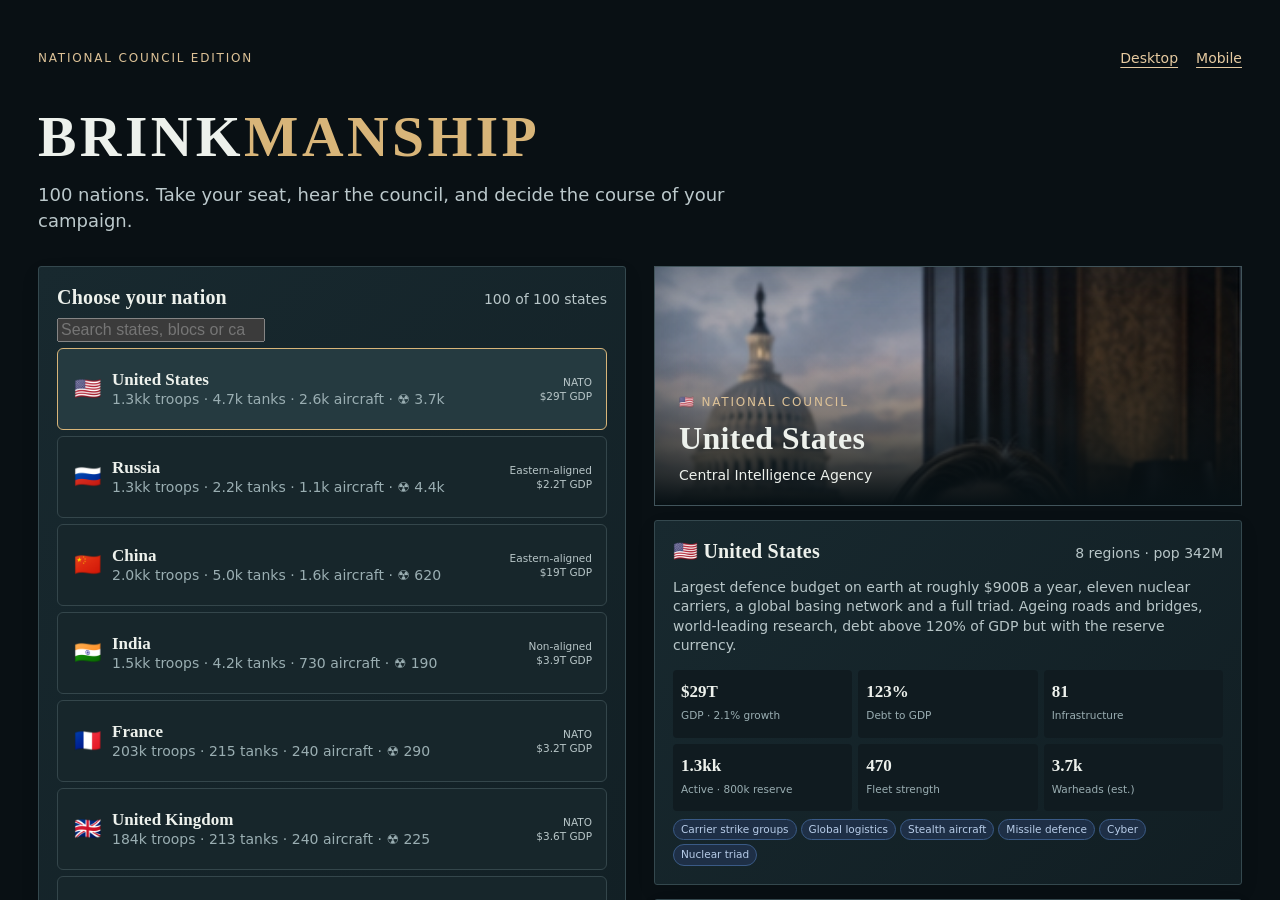
<file: brinkmanship-desktop (2).html>
<!doctype html>
<html lang="en"><head><meta charset="utf-8"><meta name="viewport" content="width=device-width,initial-scale=1">
<title>Brinkmanship: National Council</title>
<meta http-equiv="refresh" content="0; url=desktop.html">
<link rel="canonical" href="desktop.html">
<script>location.replace("desktop.html"+location.search+location.hash);</script>
</head><body style="background:#091014;color:#e8e2d4;font-family:system-ui,sans-serif;padding:24px">
<p>Brinkmanship has moved to the National Council edition. <a style="color:#d6b36a" href="desktop.html">Continue to the game</a>.</p>
</body></html>
</file>
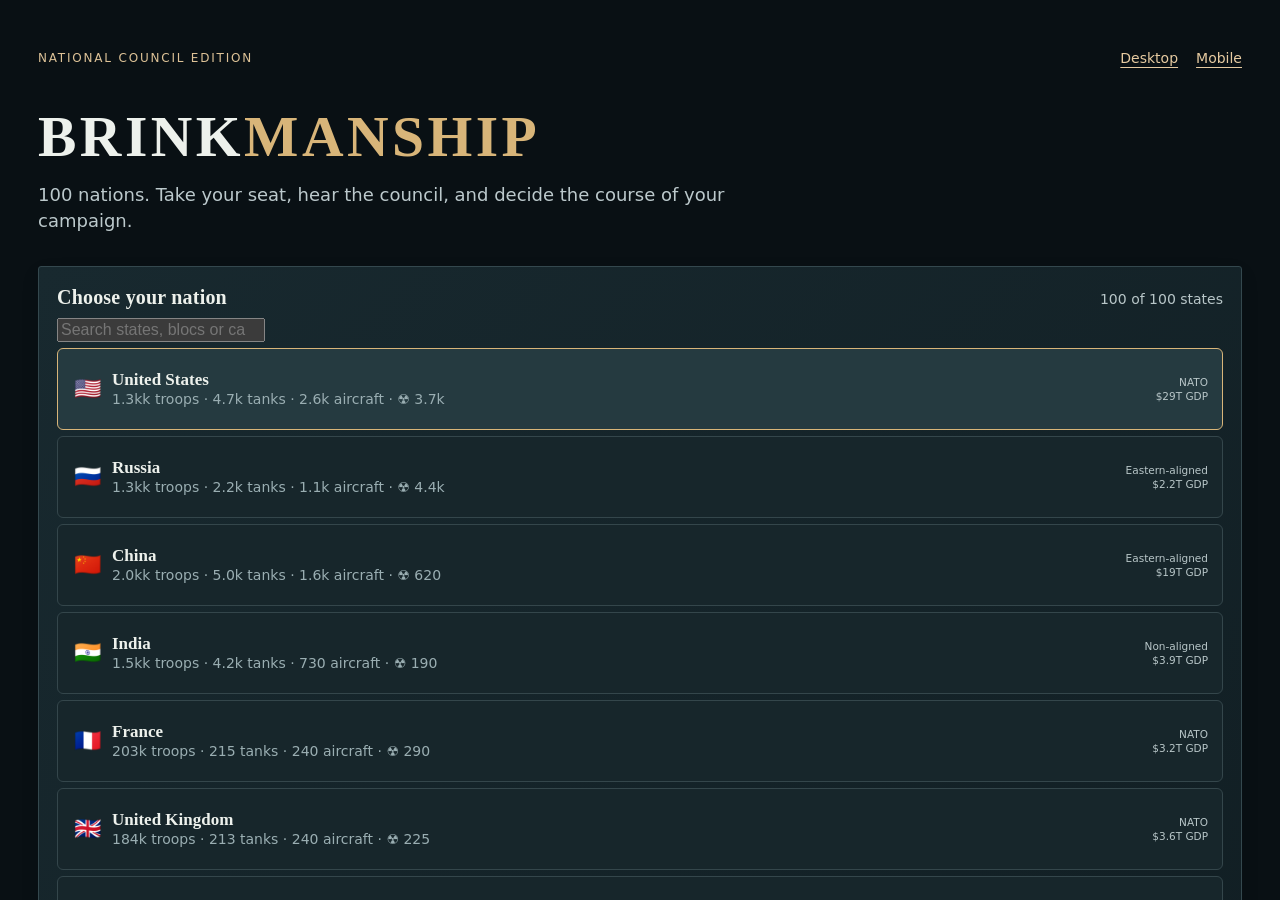
<file: brinkmanship-mobile.html>
<!doctype html>
<html lang="en"><head><meta charset="utf-8"><meta name="viewport" content="width=device-width,initial-scale=1">
<title>Brinkmanship: National Council</title>
<meta http-equiv="refresh" content="0; url=mobile.html">
<link rel="canonical" href="mobile.html">
<script>location.replace("mobile.html"+location.search+location.hash);</script>
</head><body style="background:#091014;color:#e8e2d4;font-family:system-ui,sans-serif;padding:24px">
<p>Brinkmanship has moved to the National Council edition. <a style="color:#d6b36a" href="mobile.html">Continue to the game</a>.</p>
</body></html>
</file>
